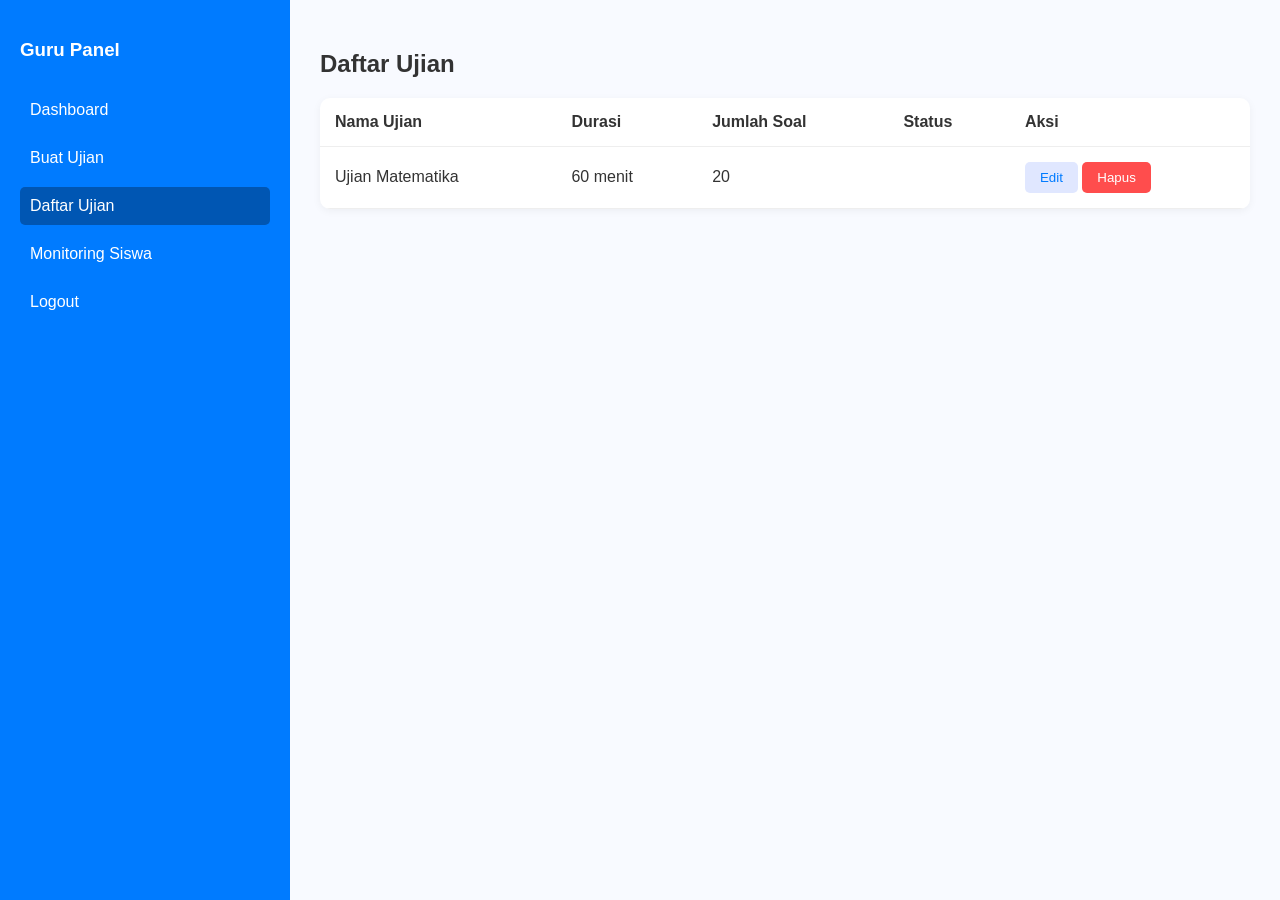
<file: daftar-ujian.html>
<!DOCTYPE html>
<html lang="id">
<head>
    <meta charset="UTF-8">
    <meta name="viewport" content="width=device-width, initial-scale=1.0">
    <title>Daftar Ujian</title>
    <link rel="stylesheet" href="style.css">
</head>

<body>

<div class="layout">

    <aside class="sidebar">
        <h3>Guru Panel</h3>

        <nav>
            <a href="dashboard.html">Dashboard</a>
            <a href="buat-dan-input-ujian.html">Buat Ujian</a>
            <a href="daftar-ujian.html" class="active">Daftar Ujian</a>
            <a href="monitoring.html">Monitoring Siswa</a>
            <a href="index.html">Logout</a>
        </nav>
    </aside>

    <main class="main-content">

        <h2>Daftar Ujian</h2>

        <table class="modern-table">
            <thead>
                <tr>
                    <th>Nama Ujian</th>
                    <th>Durasi</th>
                    <th>Jumlah Soal</th>
                    <th>Status</th>
                    <th>Aksi</th>
                </tr>
            </thead>

            <tbody>
                <tr>
                    <td>Ujian Matematika</td>
                    <td>60 menit</td>
                    <td>20</td>
                    <td>
                        <span class="status aktif">Aktif</span>
                    </td>
                    <td>
                        <button class="btn-secondary">Edit</button>
                        <button class="btn-danger">Hapus</button>
                    </td>
                </tr>
            </tbody>
        </table>

    </main>

</div>

</body>
</html>
</file>
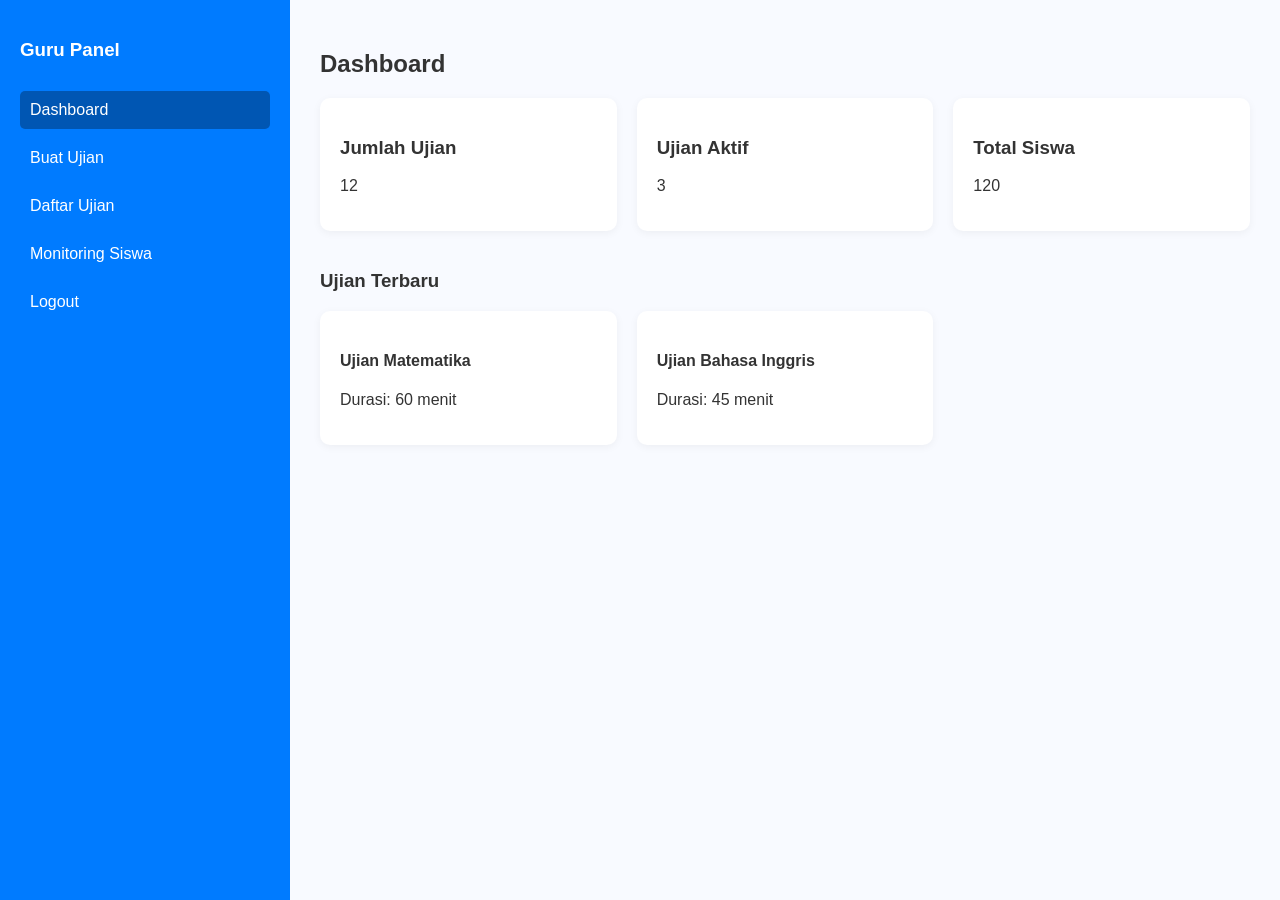
<file: dashboard.html>
<!DOCTYPE html>
<html lang="id">
<head>
    <meta charset="UTF-8">
    <meta name="viewport" content="width=device-width, initial-scale=1.0">
    <title>Dashboard Guru</title>
    <link rel="stylesheet" href="style.css">
</head>

<body>

<div class="layout">

    <aside class="sidebar">
        <h3>Guru Panel</h3>

        <nav>
            <a href="dashboard.html" class="active">Dashboard</a>
            <a href="buat-dan-input-ujian.html">Buat Ujian</a>
            <a href="daftar-ujian.html">Daftar Ujian</a>
            <a href="monitoring.html">Monitoring Siswa</a>
            <a href="index.html">Logout</a>
        </nav>
    </aside>

    <main class="main-content">

        <h2>Dashboard</h2>

        <div class="stats-grid">
            <div class="card stat-card">
                <h3>Jumlah Ujian</h3>
                <p>12</p>
            </div>

            <div class="card stat-card">
                <h3>Ujian Aktif</h3>
                <p>3</p>
            </div>

            <div class="card stat-card">
                <h3>Total Siswa</h3>
                <p>120</p>
            </div>
        </div>

        <h3>Ujian Terbaru</h3>

        <div class="exam-list">
            <div class="card exam-card">
                <h4>Ujian Matematika</h4>
                <p>Durasi: 60 menit</p>
            </div>

            <div class="card exam-card">
                <h4>Ujian Bahasa Inggris</h4>
                <p>Durasi: 45 menit</p>
            </div>
        </div>

    </main>

</div> <!-- tutup layout -->

</body>
</html>
</file>
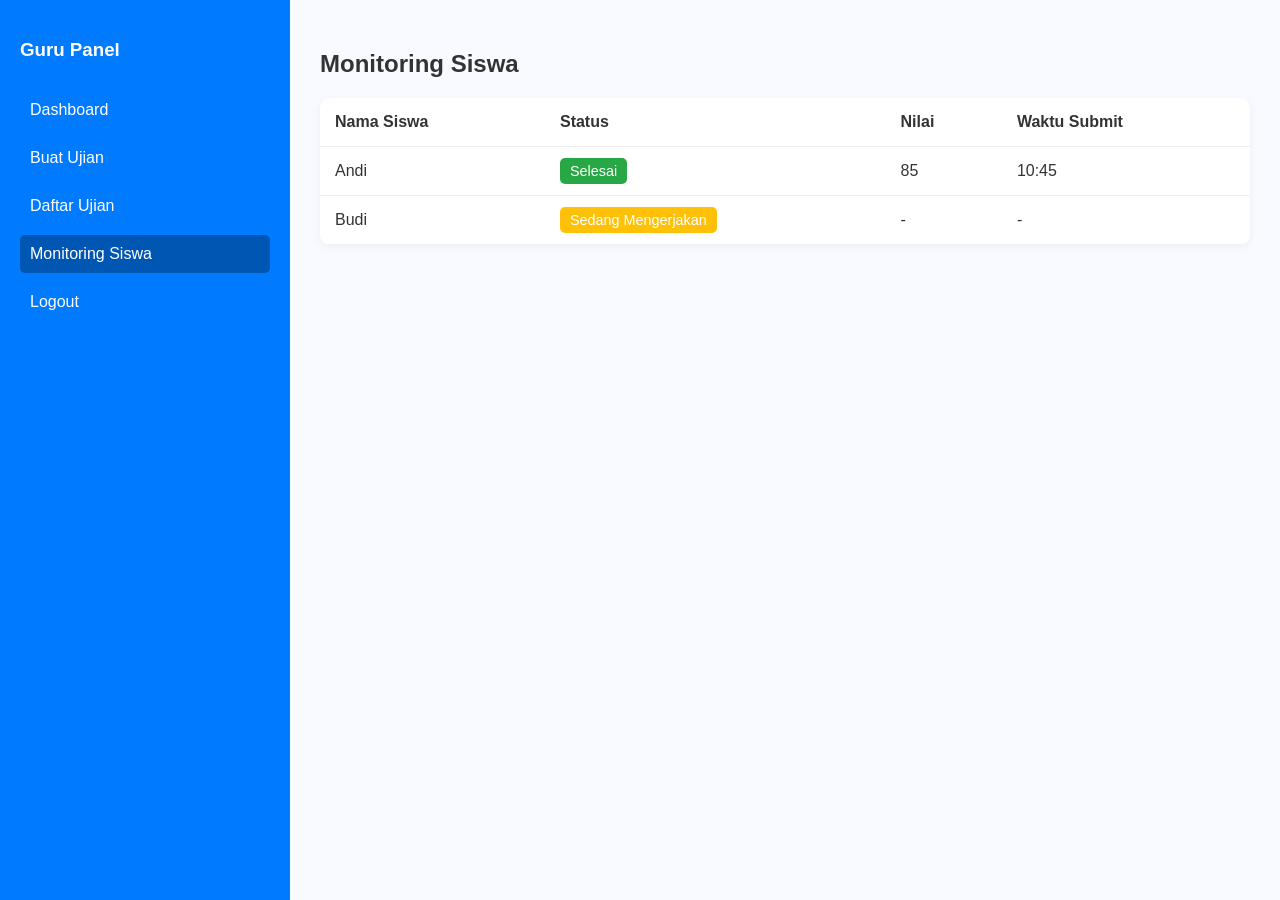
<file: monitoring.html>
<!DOCTYPE html>
<html lang="id">
<head>
    <meta charset="UTF-8">
    <meta name="viewport" content="width=device-width, initial-scale=1.0">
    <title>Monitoring Siswa</title>
    <link rel="stylesheet" href="style.css">
</head>

<body>

<div class="layout">

    <aside class="sidebar">
        <h3>Guru Panel</h3>

        <nav>
            <a href="dashboard.html">Dashboard</a>
            <a href="buat-dan-input-ujian.html">Buat Ujian</a>
            <a href="daftar-ujian.html">Daftar Ujian</a>
            <a href="monitoring.html" class="active">Monitoring Siswa</a>
            <a href="index.html">Logout</a>
        </nav>
    </aside>

    <main class="main-content">

        <h2>Monitoring Siswa</h2>

        <table class="modern-table">
            <thead>
                <tr>
                    <th>Nama Siswa</th>
                    <th>Status</th>
                    <th>Nilai</th>
                    <th>Waktu Submit</th>
                </tr>
            </thead>

            <tbody>
                <tr>
                    <td>Andi</td>
                    <td>
                        <span class="status selesai">Selesai</span>
                    </td>
                    <td>85</td>
                    <td>10:45</td>
                </tr>

                <tr>
                    <td>Budi</td>
                    <td>
                        <span class="status mengerjakan">Sedang Mengerjakan</span>
                    </td>
                    <td>-</td>
                    <td>-</td>
                </tr>
            </tbody>
        </table>

    </main>

</div>

</body>
</html>
</file>
<file: style.css>
/* ================= GLOBAL ================= */
body {
    margin: 0;
    font-family: 'Segoe UI', sans-serif;
    background-color: #f8faff;
    color: #333;
}

/* ================= LOGIN / REGISTER PAGE ================= */
.login-page {
    display: flex;
    justify-content: center;
    align-items: center;
    height: 100vh;
}

.login-box {
    background: #fff;
    padding: 40px;
    border-radius: 10px;
    box-shadow: 0 4px 10px rgba(0,0,0,0.1);
    text-align: center;
    width: 350px;
}

.login-box h2 {
    color: #007bff;
    margin-bottom: 20px;
}

.login-box input {
    width: 100%;
    padding: 10px;
    margin: 10px 0;
    border: 1px solid #ddd;
    border-radius: 5px;
}

/* ================= LINK REGISTER / LOGIN ================= */
.register-text {
    margin-top: 15px;
    font-size: 0.9em;
    text-align: center;
}

.register-text a {
    color: #007bff;
    text-decoration: none;
    font-weight: bold;
}

.register-text a:hover {
    text-decoration: underline;
}

/* ================= BUTTONS ================= */
.btn-primary {
    background-color: #007bff;
    color: #fff;
    border: none;
    padding: 10px 20px;
    border-radius: 5px;
    cursor: pointer;
    transition: background 0.3s;
    margin-top: 10px;
}

.btn-primary:hover {
    background-color: #0056b3;
}

.btn-secondary {
    background-color: #e0e7ff;
    color: #007bff;
    border: none;
    padding: 8px 15px;
    border-radius: 5px;
    cursor: pointer;
    transition: background 0.3s;
}

.btn-secondary:hover {
    background-color: #c7d2fe;
}

.btn-danger {
    background-color: #ff4d4d;
    color: #fff;
    border: none;
    padding: 8px 15px;
    border-radius: 5px;
    cursor: pointer;
    transition: background 0.3s;
}

.btn-danger:hover {
    background-color: #cc0000;
}

/* ================= LAYOUT ================= */
.layout {
    display: flex;
    min-height: 100vh;
}

.sidebar {
    width: 250px;
    background-color: #007bff;
    color: #fff;
    padding: 20px;
}

.sidebar h3 {
    margin-bottom: 30px;
}

.sidebar nav a {
    display: block;
    color: #fff;
    text-decoration: none;
    padding: 10px;
    border-radius: 5px;
    margin-bottom: 10px;
    transition: background 0.3s;
}

.sidebar nav a:hover,
.sidebar nav a.active {
    background-color: #0056b3;
}

.main-content {
    flex: 1;
    padding: 30px;
}

/* ================= CARD ================= */
.card {
    background: #fff;
    border-radius: 10px;
    padding: 20px;
    box-shadow: 0 2px 8px rgba(0,0,0,0.05);
    margin-bottom: 20px;
}

/* ================= GRID ================= */
.stats-grid {
    display: grid;
    grid-template-columns: repeat(3, 1fr);
    gap: 20px;
}

.exam-list {
    display: grid;
    grid-template-columns: repeat(auto-fill, minmax(250px, 1fr));
    gap: 20px;
}

/* ================= FORM ================= */
.form-card {
    background: #fff;
    padding: 20px;
    border-radius: 10px;
    box-shadow: 0 2px 8px rgba(0,0,0,0.05);
    display: flex;
    flex-direction: column;
    gap: 10px;
    max-width: 500px;
    margin-bottom: 20px;
}

.form-card input,
.form-card textarea,
.form-card select {
    padding: 10px;
    border: 1px solid #ddd;
    border-radius: 5px;
}

/* ================= QUESTION LIST / PREVIEW ================= */
.question-list {
    display: flex;
    flex-direction: column;
    gap: 10px;
    margin-bottom: 20px;
}

.question-card {
    padding: 15px;
    border-radius: 8px;
    background-color: #f1f5ff;
    border-left: 4px solid #007bff;
}

/* ================= TABLE ================= */
.modern-table {
    width: 100%;
    border-collapse: collapse;
    background: #fff;
    border-radius: 10px;
    overflow: hidden;
    box-shadow: 0 2px 8px rgba(0,0,0,0.05);
}

.modern-table th,
.modern-table td {
    padding: 15px;
    text-align: left;
    border-bottom: 1px solid #eee;
}

/* ================= STATUS BADGE ================= */
.status {
    padding: 5px 10px;
    border-radius: 5px;
    color: #fff;
    font-size: 0.9em;
}

.status.selesai {
    background-color: #28a745;
}

.status.mengerjakan {
    background-color: #ffc107;
}

.status.belum {
    background-color: #6c757d;
}

/* ================= RESPONSIVE ================= */
@media (max-width: 768px) {

    .stats-grid {
        grid-template-columns: 1fr;
    }

    .sidebar {
        width: 200px;
    }
}
</file>
